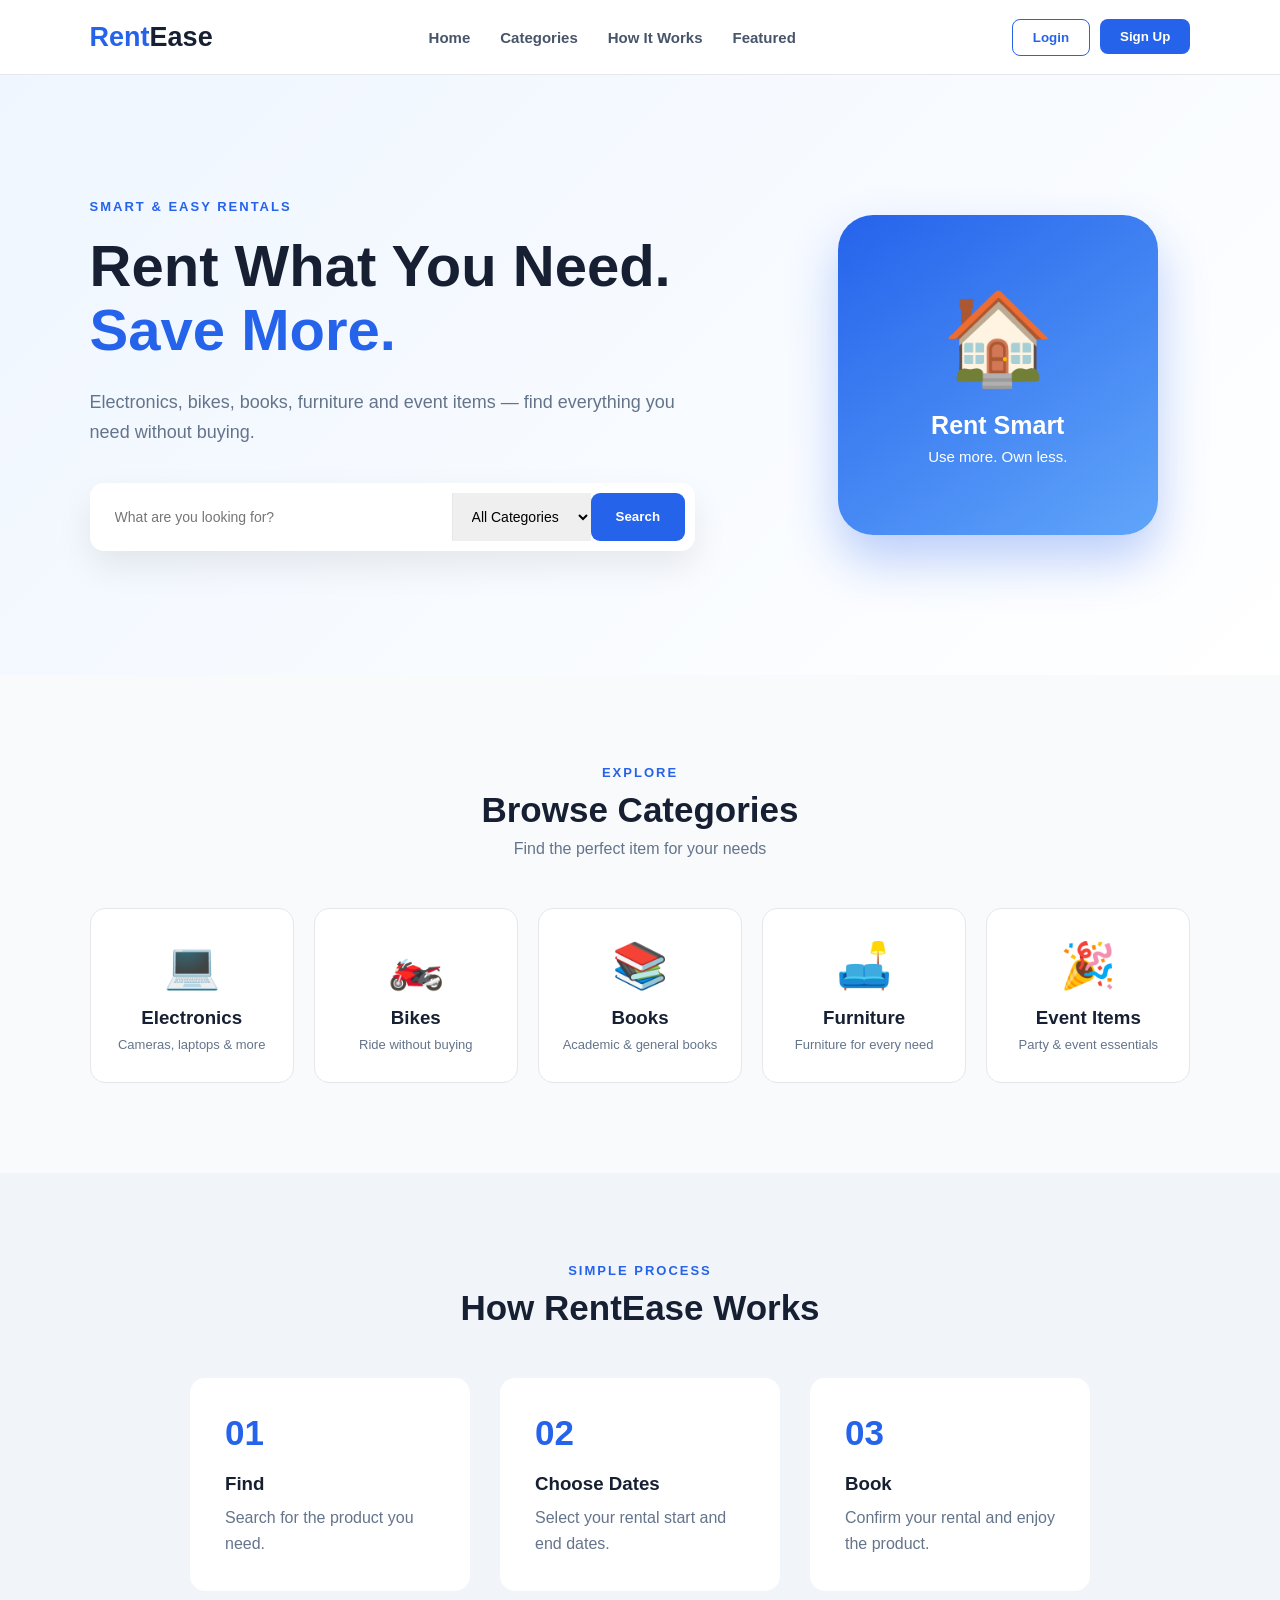
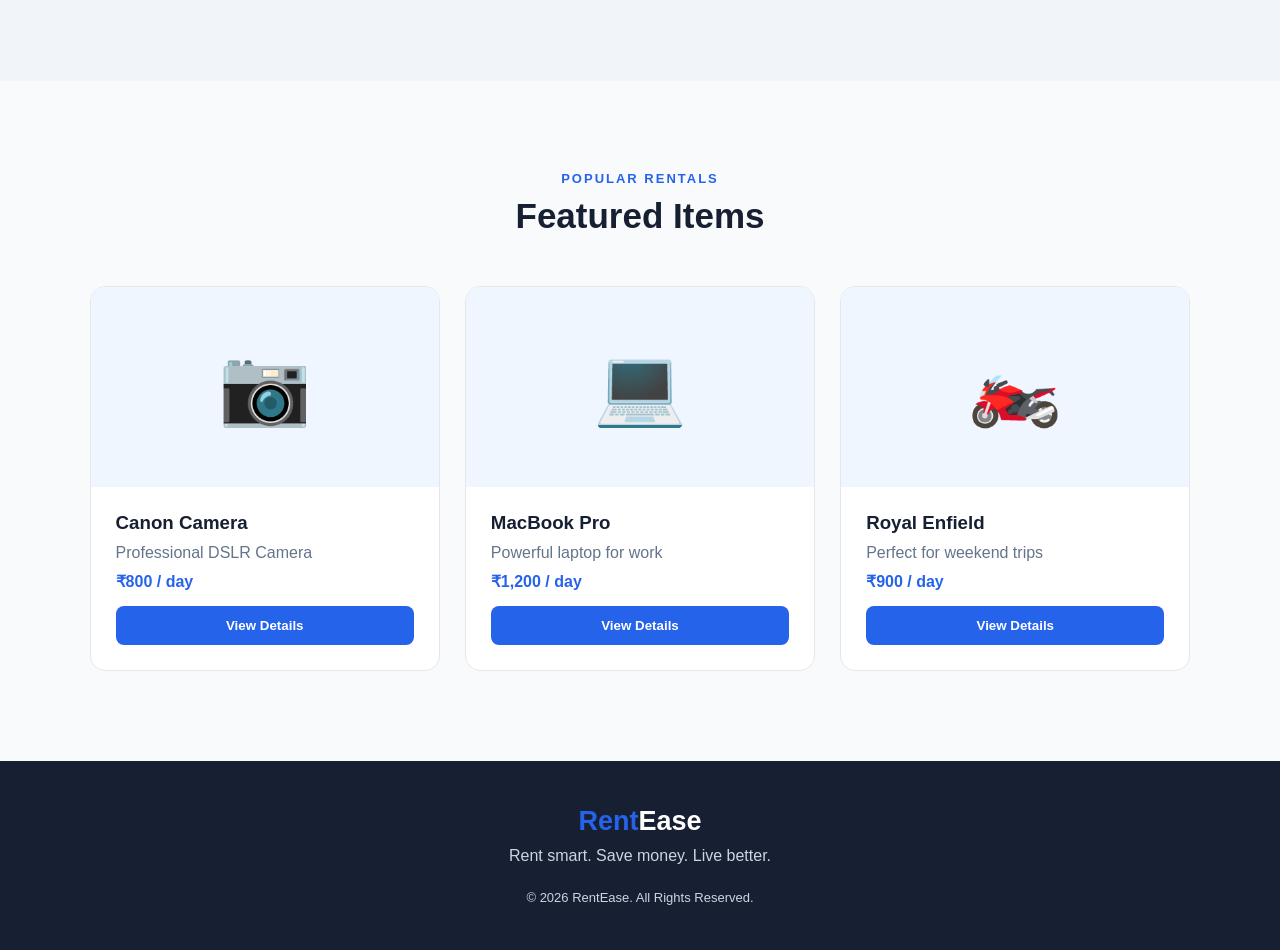
<file: E Commernce website/index.html>
<!DOCTYPE html>
<html lang="en">
<head>
    <meta charset="UTF-8">
    <meta name="viewport" content="width=device-width, initial-scale=1.0">

    <title>RentEase | Rent Anything, Anytime</title>

    <link rel="stylesheet" href="css/style.css">
</head>

<!-- Navbar -->
<header class="navbar">

    <div class="logo">
        <span>Rent</span>Ease
    </div>

    <nav>
        <a href="index.html">Home</a>
        <a href="#categories">Categories</a>
        <a href="#how-it-works">How It Works</a>
        <a href="#featured">Featured</a>
    </nav>

    <div class="nav-buttons">

        <a href="login.html">
            <button class="login-btn">Login</button>
        </a>

        <a href="register.html">
            <button class="signup-btn">Sign Up</button>
        </a>

    </div>

</header>

    <!-- Hero Section -->
    <section class="hero">

        <div class="hero-content">

            <p class="small-title">SMART & EASY RENTALS</p>

            <h1>
                Rent What You Need.<br>
                <span>Save More.</span>
            </h1>

            <p class="hero-text">
                Electronics, bikes, books, furniture and event items —
                find everything you need without buying.
            </p>

            <!-- Search -->
            <div class="search-box">

                <input
                    type="text"
                    id="searchInput"
                    placeholder="What are you looking for?"
                >

                <select id="categorySelect">
                    <option value="">All Categories</option>
                    <option value="electronics">Electronics</option>
                    <option value="bikes">Bikes</option>
                    <option value="books">Books</option>
                    <option value="furniture">Furniture</option>
                    <option value="events">Event Items</option>
                </select>

                <button onclick="searchProducts()">
                    Search
                </button>

            </div>

        </div>

        <div class="hero-image">
            <div class="image-card">
                🏠
                <h3>Rent Smart</h3>
                <p>Use more. Own less.</p>
            </div>
        </div>

    </section>


    <!-- Categories -->
    <section class="categories" id="categories">

        <div class="section-heading">
            <p>EXPLORE</p>
            <h2>Browse Categories</h2>
            <span>Find the perfect item for your needs</span>
        </div>

        <div class="category-container">

            <div class="category-card">
                <div class="category-icon">💻</div>
                <h3>Electronics</h3>
                <p>Cameras, laptops & more</p>
            </div>

            <div class="category-card">
                <div class="category-icon">🏍️</div>
                <h3>Bikes</h3>
                <p>Ride without buying</p>
            </div>

            <div class="category-card">
                <div class="category-icon">📚</div>
                <h3>Books</h3>
                <p>Academic & general books</p>
            </div>

            <div class="category-card">
                <div class="category-icon">🛋️</div>
                <h3>Furniture</h3>
                <p>Furniture for every need</p>
            </div>

            <div class="category-card">
                <div class="category-icon">🎉</div>
                <h3>Event Items</h3>
                <p>Party & event essentials</p>
            </div>

        </div>

    </section>


    <!-- How It Works -->
    <section class="how-it-works" id="how-it-works">

        <div class="section-heading">
            <p>SIMPLE PROCESS</p>
            <h2>How RentEase Works</h2>
        </div>

        <div class="steps">

            <div class="step">
                <div class="step-number">01</div>
                <h3>Find</h3>
                <p>Search for the product you need.</p>
            </div>

            <div class="step">
                <div class="step-number">02</div>
                <h3>Choose Dates</h3>
                <p>Select your rental start and end dates.</p>
            </div>

            <div class="step">
                <div class="step-number">03</div>
                <h3>Book</h3>
                <p>Confirm your rental and enjoy the product.</p>
            </div>

        </div>

    </section>


    <!-- Featured -->
    <section class="featured" id="featured">

        <div class="section-heading">
            <p>POPULAR RENTALS</p>
            <h2>Featured Items</h2>
        </div>

        <div class="product-container">

            <div class="product-card">
                <div class="product-image">📷</div>
                <div class="product-info">
                    <h3>Canon Camera</h3>
                    <p>Professional DSLR Camera</p>
                    <strong>₹800 / day</strong>
                    <button>View Details</button>
                </div>
            </div>

            <div class="product-card">
                <div class="product-image">💻</div>
                <div class="product-info">
                    <h3>MacBook Pro</h3>
                    <p>Powerful laptop for work</p>
                    <strong>₹1,200 / day</strong>
                    <button>View Details</button>
                </div>
            </div>

            <div class="product-card">
                <div class="product-image">🏍️</div>
                <div class="product-info">
                    <h3>Royal Enfield</h3>
                    <p>Perfect for weekend trips</p>
                    <strong>₹900 / day</strong>
                    <button>View Details</button>
                </div>
            </div>

        </div>

    </section>


    <!-- Footer -->
    <footer>

        <div class="footer-logo">
            <span>Rent</span>Ease
        </div>

        <p>
            Rent smart. Save money. Live better.
        </p>

        <p class="copyright">
            © 2026 RentEase. All Rights Reserved.
        </p>

    </footer>



    <script src="js/app.js"></script>

</body>
</html>
</file>
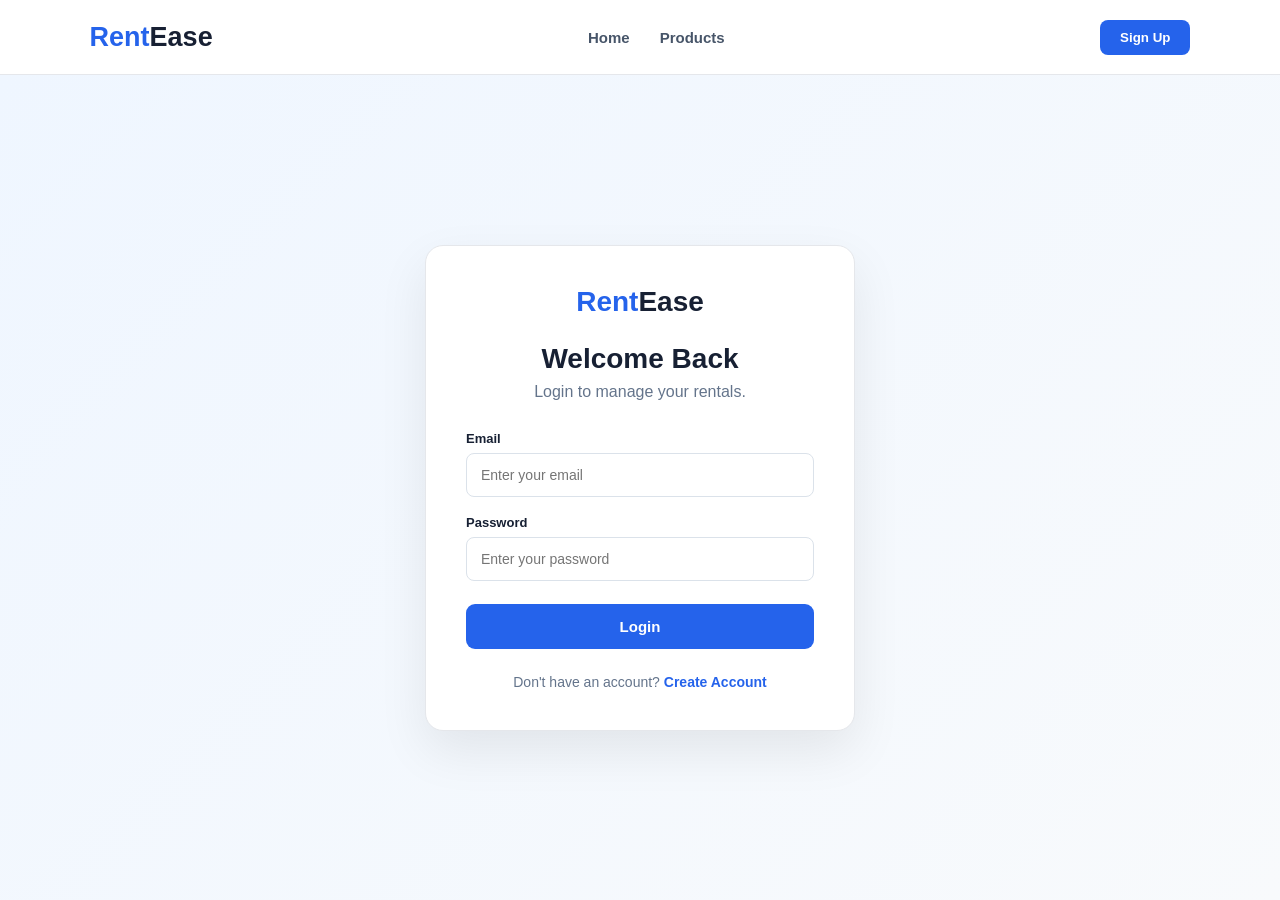
<file: E Commernce website/login.html>
<!DOCTYPE html>
<html lang="en">
<head>
    <meta charset="UTF-8">
    <meta name="viewport" content="width=device-width, initial-scale=1.0">

    <title>RentEase | Login</title>

    <link rel="stylesheet" href="css/style.css">
    <link rel="stylesheet" href="css/auth.css">
</head>

<body>

<header class="navbar">

    <div class="logo">
        <span>Rent</span>Ease
    </div>

    <nav>
        <a href="index.html">Home</a>
        <a href="products.html">Products</a>
    </nav>

    <div class="nav-buttons">
        <a href="register.html">
            <button class="signup-btn">Sign Up</button>
        </a>
    </div>

</header>


<main class="auth-page">

    <div class="auth-card">

        <div class="auth-logo">
            <span>Rent</span>Ease
        </div>

        <h1>Welcome Back</h1>

        <p class="auth-subtitle">
            Login to manage your rentals.
        </p>


        <form id="loginForm">

            <label>Email</label>

            <input
                type="email"
                id="loginEmail"
                placeholder="Enter your email"
                required
            >


            <label>Password</label>

            <input
                type="password"
                id="loginPassword"
                placeholder="Enter your password"
                required
            >


            <button type="submit" class="auth-btn">
                Login
            </button>

        </form>


        <p class="switch-auth">
            Don't have an account?
            <a href="register.html">Create Account</a>
        </p>

    </div>

</main>


<script src="js/auth.js"></script>

</body>
</html>
</file>
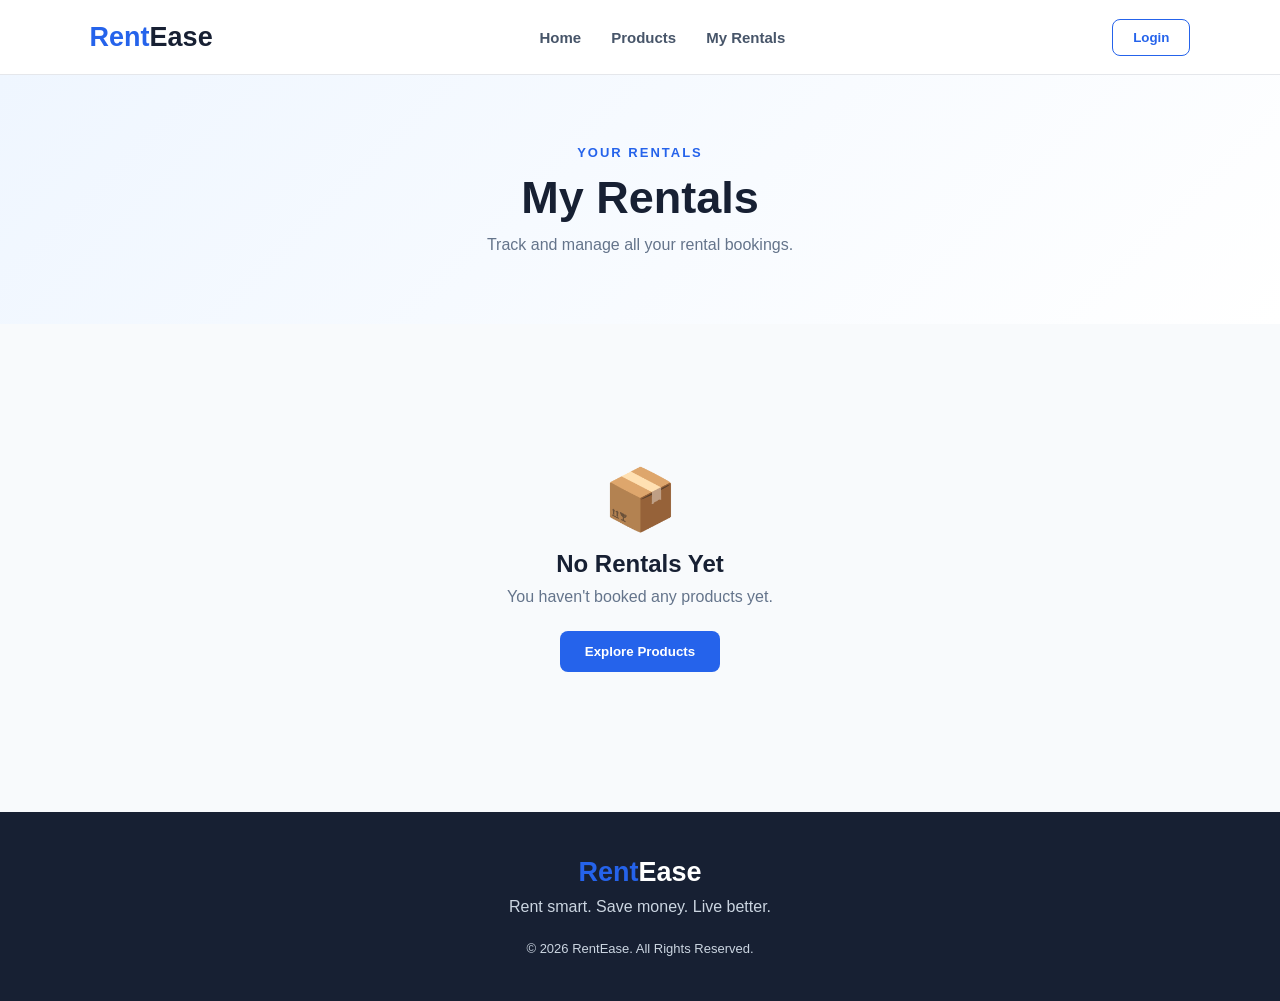
<file: E Commernce website/my-rentals.html>
<!DOCTYPE html>
<html lang="en">

<head>

    <meta charset="UTF-8">

    <meta
        name="viewport"
        content="width=device-width, initial-scale=1.0"
    >

    <title>RentEase | My Rentals</title>

    <link rel="stylesheet" href="css/style.css">
    <link rel="stylesheet" href="css/rentals.css">

</head>

<body>

<header class="navbar">

    <div class="logo">
        <span>Rent</span>Ease
    </div>

    <nav>
        <a href="index.html">Home</a>
        <a href="products.html">Products</a>
        <a href="my-rentals.html">My Rentals</a>
    </nav>

    <div class="nav-buttons">

        <a href="login.html">
            <button class="login-btn">
                Login
            </button>
        </a>

    </div>

</header>


<section class="rentals-header">

    <p>YOUR RENTALS</p>

    <h1>My Rentals</h1>

    <span>
        Track and manage all your rental bookings.
    </span>

</section>


<main class="rentals-container">

    <div id="rentalList"></div>

    <div id="emptyRentals" class="empty-rentals">

        <div>📦</div>

        <h2>No Rentals Yet</h2>

        <p>
            You haven't booked any products yet.
        </p>

        <a href="products.html">
            <button>
                Explore Products
            </button>
        </a>

    </div>

</main>


<footer>

    <div class="footer-logo">
        <span>Rent</span>Ease
    </div>

    <p>
        Rent smart. Save money. Live better.
    </p>

    <p class="copyright">
        © 2026 RentEase. All Rights Reserved.
    </p>

</footer>


<script src="js/rentals.js"></script>

</body>

</html>
</file>
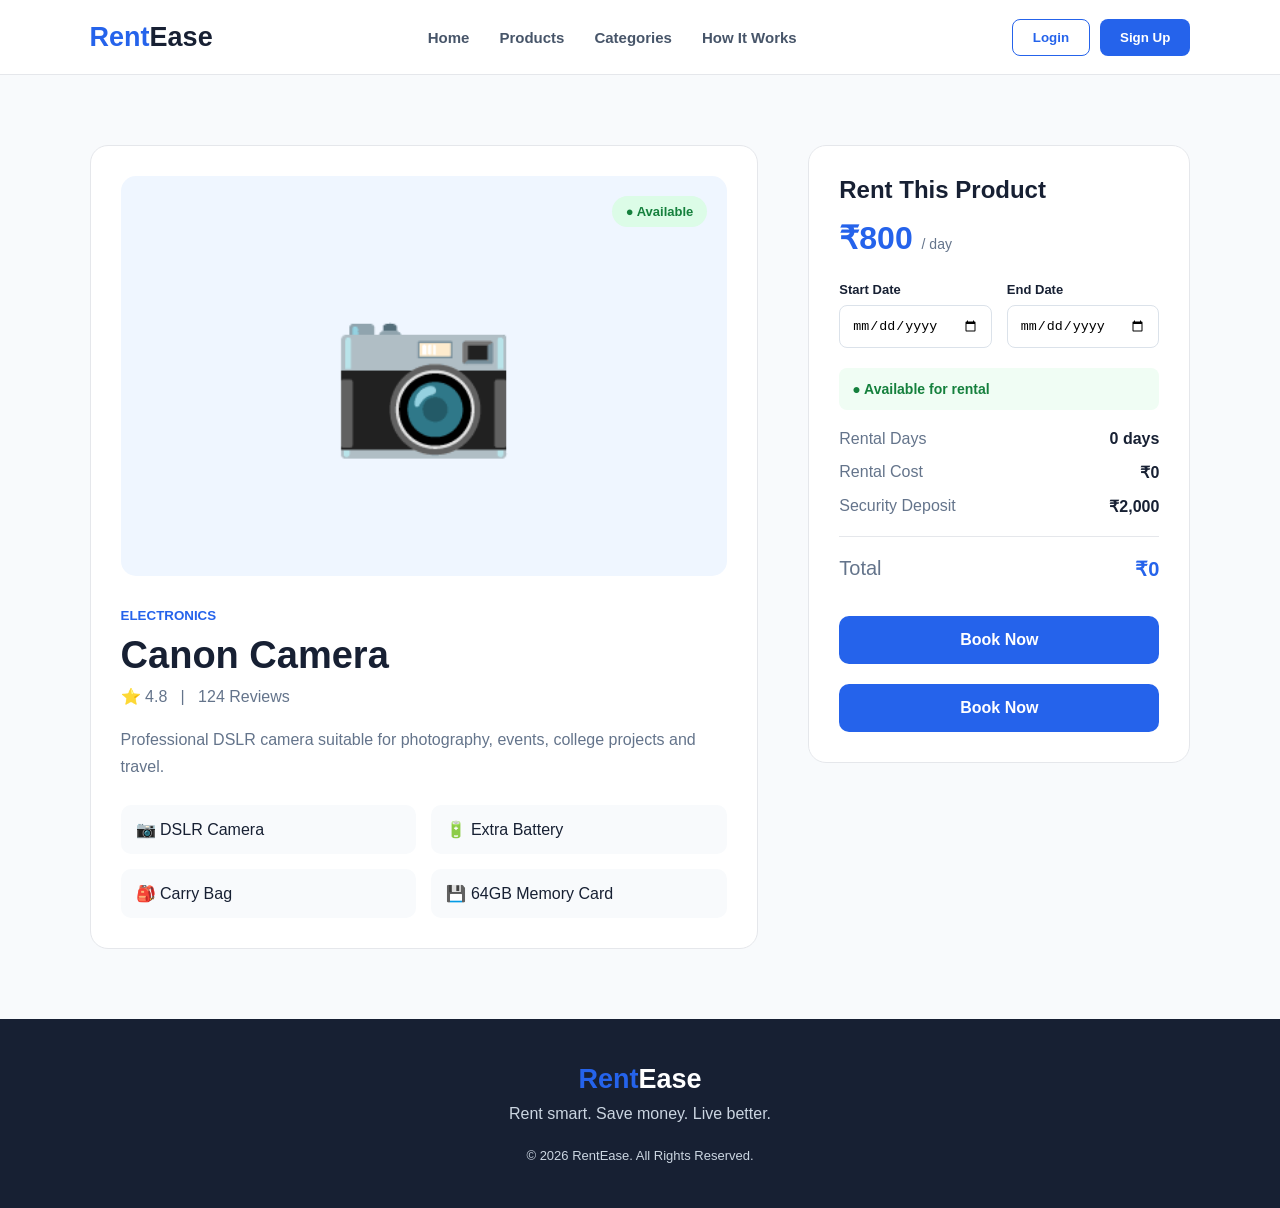
<file: E Commernce website/product -details.html>
<!DOCTYPE html>
<html lang="en">
<head>
    <meta charset="UTF-8">
    <meta name="viewport" content="width=device-width, initial-scale=1.0">

    <title>RentEase | Product Details</title>

    <link rel="stylesheet" href="css/style.css">
    <link rel="stylesheet" href="css/details.css">
</head>

<body>

<header class="navbar">

    <div class="logo">
        <span>Rent</span>Ease
    </div>

    <nav>
        <a href="index.html">Home</a>
        <a href="products.html">Products</a>
        <a href="index.html#categories">Categories</a>
        <a href="index.html#how-it-works">How It Works</a>
    </nav>

    <div class="nav-buttons">
        <button class="login-btn">Login</button>
        <button class="signup-btn">Sign Up</button>
    </div>

</header>


<main class="details-container">

    <!-- Product -->
    <section class="product-preview">

        <div class="large-product-image">
            📷

            <span class="stock">
                ● Available
            </span>
        </div>

        <div class="product-description">

            <small>Electronics</small>

            <h1>Canon Camera</h1>

            <p class="rating">
                ⭐ 4.8 &nbsp; | &nbsp; 124 Reviews
            </p>

            <p>
                Professional DSLR camera suitable for photography,
                events, college projects and travel.
            </p>

            <div class="features">

                <div>📷 DSLR Camera</div>
                <div>🔋 Extra Battery</div>
                <div>🎒 Carry Bag</div>
                <div>💾 64GB Memory Card</div>

            </div>

        </div>

    </section>


    <!-- Rental Box -->
    <section class="rental-box">

        <h2>Rent This Product</h2>

        <div class="price-display">
            ₹800 <span>/ day</span>
        </div>

        <div class="date-row">

            <div>
                <label>Start Date</label>

                <input
                    type="date"
                    id="startDate"
                    onchange="calculateRental()"
                >
            </div>

            <div>
                <label>End Date</label>

                <input
                    type="date"
                    id="endDate"
                    onchange="calculateRental()"
                >
            </div>

        </div>


        <div class="availability">
            <span>●</span>
            Available for rental
        </div>


        <div class="calculation">

            <div>
                <span>Rental Days</span>
                <strong id="rentalDays">0 days</strong>
            </div>

            <div>
                <span>Rental Cost</span>
                <strong id="rentalCost">₹0</strong>
            </div>

            <div>
                <span>Security Deposit</span>
                <strong id="deposit">₹2,000</strong>
            </div>

            <hr>

            <div class="total">
                <span>Total</span>
                <strong id="totalAmount">₹0</strong>
            </div>

        </div>


        <button
            class="book-btn"
            onclick="bookProduct()">
            Book Now
        </button>

        <button class="book-btn" onclick="bookProduct()">
    Book Now
        </button>

    </section>

</main>


<footer>

    <div class="footer-logo">
        <span>Rent</span>Ease
    </div>

    <p>Rent smart. Save money. Live better.</p>

    <p class="copyright">
        © 2026 RentEase. All Rights Reserved.
    </p>

</footer>


<script src="js/details.js"></script>

</body>
</html>
</file>
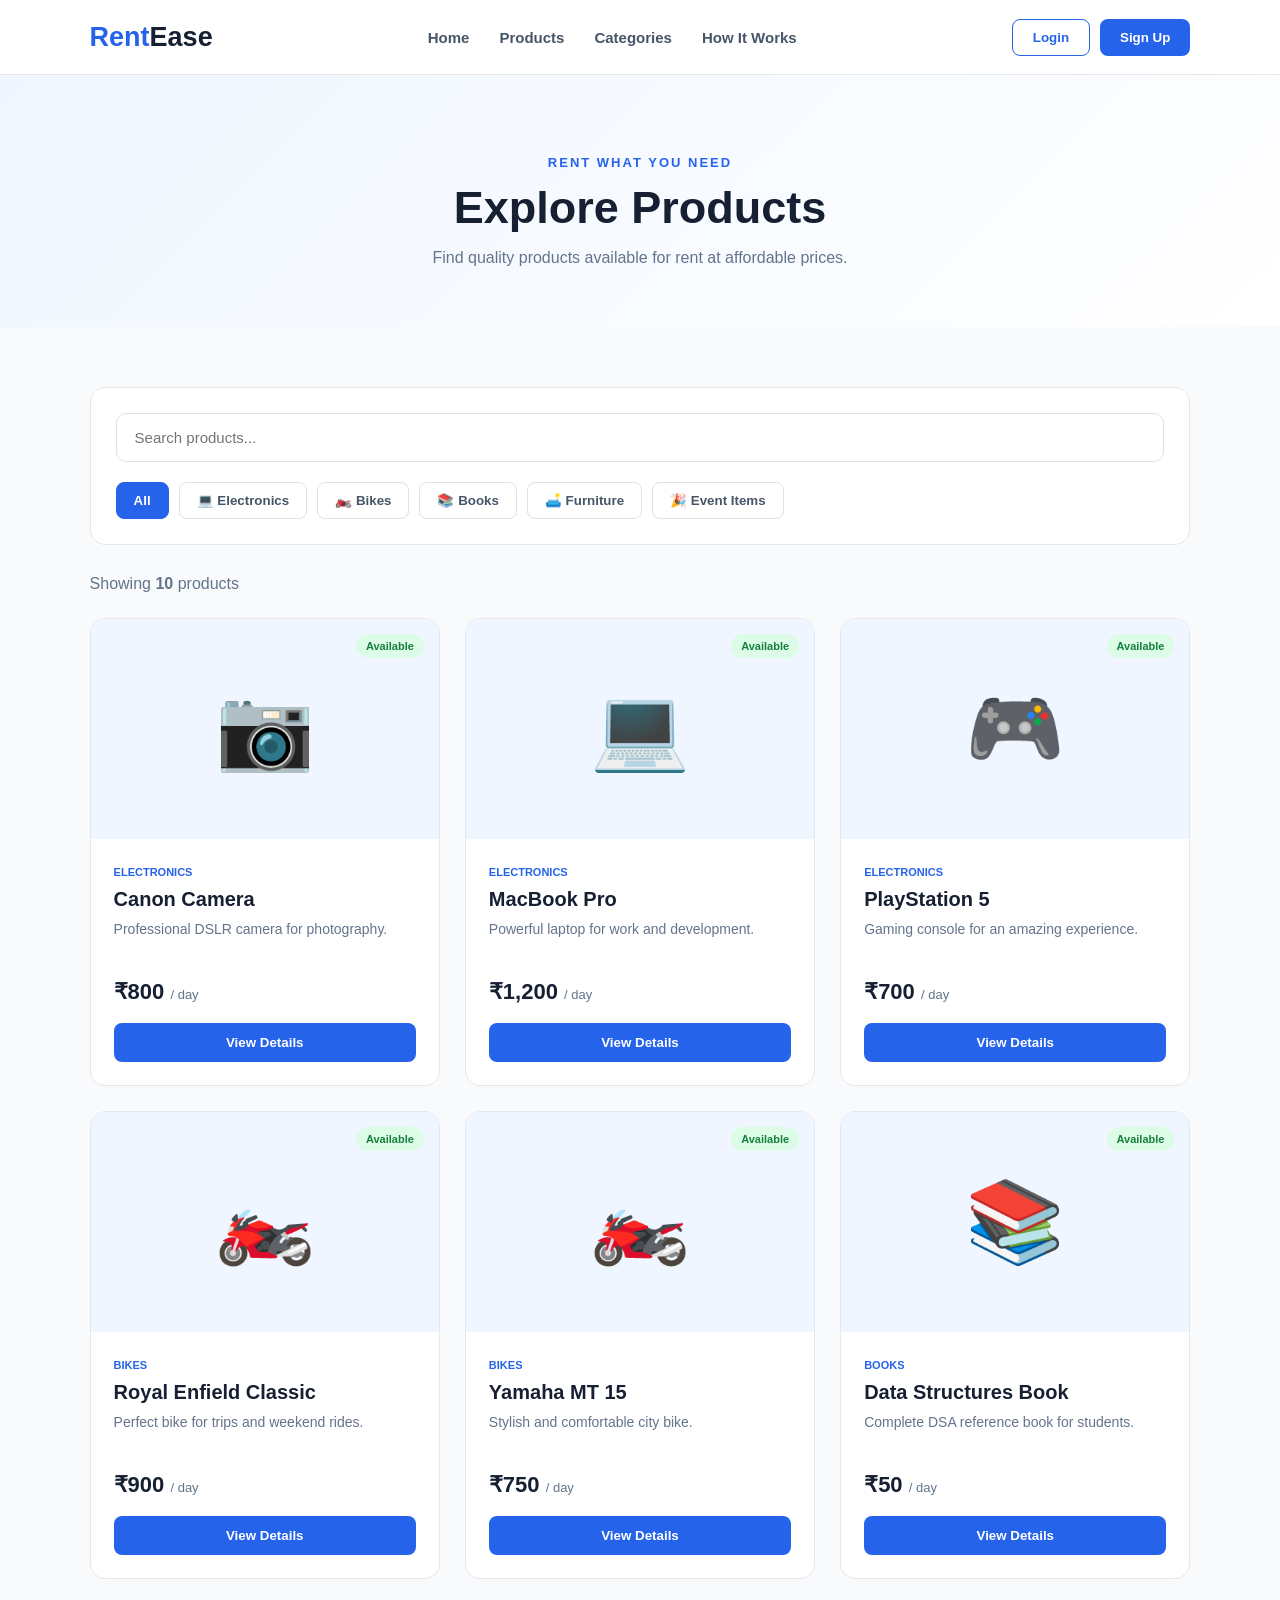
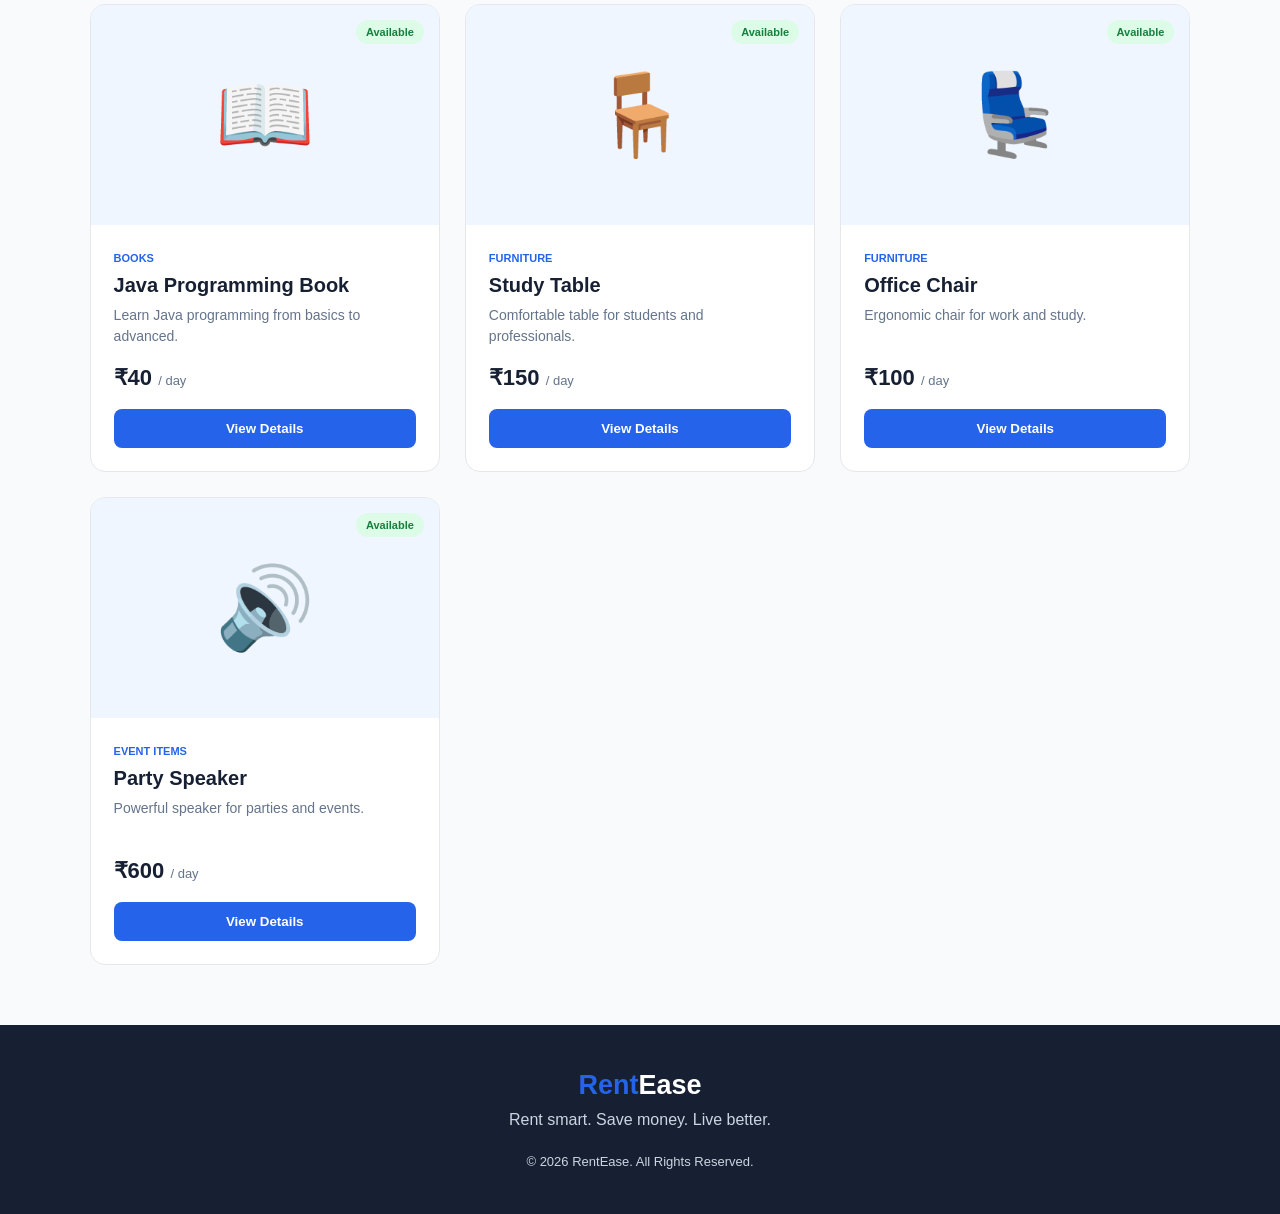
<file: E Commernce website/products.html>
<!DOCTYPE html>
<html lang="en">
<head>
    <meta charset="UTF-8">
    <meta name="viewport" content="width=device-width, initial-scale=1.0">

    <title>RentEase | Products</title>

    <link rel="stylesheet" href="css/style.css">
    <link rel="stylesheet" href="css/products.css">
</head>

<body>

    <!-- Navbar -->
    <header class="navbar">

        <div class="logo">
            <span>Rent</span>Ease
        </div>

        <nav>
            <a href="index.html">Home</a>
            <a href="products.html" class="active">Products</a>
            <a href="index.html#categories">Categories</a>
            <a href="index.html#how-it-works">How It Works</a>
        </nav>

        <div class="nav-buttons">
            <button class="login-btn">Login</button>
            <button class="signup-btn">Sign Up</button>
        </div>

    </header>


    <!-- Page Header -->
    <section class="products-header">

        <p>RENT WHAT YOU NEED</p>

        <h1>Explore Products</h1>

        <span>
            Find quality products available for rent at affordable prices.
        </span>

    </section>


    <!-- Products Section -->
    <main class="products-section">

        <!-- Filter Area -->
        <div class="filter-bar">

            <div class="search-product">

                <input
                    type="text"
                    id="productSearch"
                    placeholder="Search products..."
                    onkeyup="filterProducts()"
                >

            </div>


            <div class="filter-buttons">

                <button
                    class="filter-btn active"
                    onclick="setCategory('all', this)">
                    All
                </button>

                <button
                    class="filter-btn"
                    onclick="setCategory('electronics', this)">
                    💻 Electronics
                </button>

                <button
                    class="filter-btn"
                    onclick="setCategory('bikes', this)">
                    🏍️ Bikes
                </button>

                <button
                    class="filter-btn"
                    onclick="setCategory('books', this)">
                    📚 Books
                </button>

                <button
                    class="filter-btn"
                    onclick="setCategory('furniture', this)">
                    🛋️ Furniture
                </button>

                <button
                    class="filter-btn"
                    onclick="setCategory('events', this)">
                    🎉 Event Items
                </button>

            </div>

        </div>


        <!-- Product Count -->
        <div class="result-info">
            <p>
                Showing <strong id="productCount">10</strong> products
            </p>
        </div>


        <!-- Product Grid -->
        <div class="products-grid" id="productsGrid">


            <!-- Product 1 -->
            <div
                class="product-card"
                data-category="electronics"
                data-name="Canon Camera"
            >

                <div class="product-img">
                    📷
                    <span class="available">Available</span>
                </div>

                <div class="product-details">

                    <small>Electronics</small>

                    <h3>Canon Camera</h3>

                    <p>
                        Professional DSLR camera for photography.
                    </p>

                    <div class="price">
                        ₹800 <span>/ day</span>
                    </div>

                    <button onclick="viewProduct('Canon Camera')">
                        View Details
                    </button>

                </div>

            </div>


            <!-- Product 2 -->
            <div
                class="product-card"
                data-category="electronics"
                data-name="MacBook Pro"
            >

                <div class="product-img">
                    💻
                    <span class="available">Available</span>
                </div>

                <div class="product-details">

                    <small>Electronics</small>

                    <h3>MacBook Pro</h3>

                    <p>
                        Powerful laptop for work and development.
                    </p>

                    <div class="price">
                        ₹1,200 <span>/ day</span>
                    </div>

                    <button onclick="viewProduct('MacBook Pro')">
                        View Details
                    </button>

                </div>

            </div>


            <!-- Product 3 -->
            <div
                class="product-card"
                data-category="electronics"
                data-name="Sony PlayStation 5"
            >

                <div class="product-img">
                    🎮
                    <span class="available">Available</span>
                </div>

                <div class="product-details">

                    <small>Electronics</small>

                    <h3>PlayStation 5</h3>

                    <p>
                        Gaming console for an amazing experience.
                    </p>

                    <div class="price">
                        ₹700 <span>/ day</span>
                    </div>

                    <button onclick="viewProduct('PlayStation 5')">
                        View Details
                    </button>

                </div>

            </div>


            <!-- Product 4 -->
            <div
                class="product-card"
                data-category="bikes"
                data-name="Royal Enfield Classic"
            >

                <div class="product-img">
                    🏍️
                    <span class="available">Available</span>
                </div>

                <div class="product-details">

                    <small>Bikes</small>

                    <h3>Royal Enfield Classic</h3>

                    <p>
                        Perfect bike for trips and weekend rides.
                    </p>

                    <div class="price">
                        ₹900 <span>/ day</span>
                    </div>

                    <button onclick="viewProduct('Royal Enfield Classic')">
                        View Details
                    </button>

                </div>

            </div>


            <!-- Product 5 -->
            <div
                class="product-card"
                data-category="bikes"
                data-name="Yamaha MT 15"
            >

                <div class="product-img">
                    🏍️
                    <span class="available">Available</span>
                </div>

                <div class="product-details">

                    <small>Bikes</small>

                    <h3>Yamaha MT 15</h3>

                    <p>
                        Stylish and comfortable city bike.
                    </p>

                    <div class="price">
                        ₹750 <span>/ day</span>
                    </div>

                    <button onclick="viewProduct('Yamaha MT 15')">
                        View Details
                    </button>

                </div>

            </div>


            <!-- Product 6 -->
            <div
                class="product-card"
                data-category="books"
                data-name="Data Structures Book"
            >

                <div class="product-img">
                    📚
                    <span class="available">Available</span>
                </div>

                <div class="product-details">

                    <small>Books</small>

                    <h3>Data Structures Book</h3>

                    <p>
                        Complete DSA reference book for students.
                    </p>

                    <div class="price">
                        ₹50 <span>/ day</span>
                    </div>

                    <button onclick="viewProduct('Data Structures Book')">
                        View Details
                    </button>

                </div>

            </div>


            <!-- Product 7 -->
            <div
                class="product-card"
                data-category="books"
                data-name="Java Programming Book"
            >

                <div class="product-img">
                    📖
                    <span class="available">Available</span>
                </div>

                <div class="product-details">

                    <small>Books</small>

                    <h3>Java Programming Book</h3>

                    <p>
                        Learn Java programming from basics to advanced.
                    </p>

                    <div class="price">
                        ₹40 <span>/ day</span>
                    </div>

                    <button onclick="viewProduct('Java Programming Book')">
                        View Details
                    </button>

                </div>

            </div>


            <!-- Product 8 -->
            <div
                class="product-card"
                data-category="furniture"
                data-name="Study Table"
            >

                <div class="product-img">
                    🪑
                    <span class="available">Available</span>
                </div>

                <div class="product-details">

                    <small>Furniture</small>

                    <h3>Study Table</h3>

                    <p>
                        Comfortable table for students and professionals.
                    </p>

                    <div class="price">
                        ₹150 <span>/ day</span>
                    </div>

                    <button onclick="viewProduct('Study Table')">
                        View Details
                    </button>

                </div>

            </div>


            <!-- Product 9 -->
            <div
                class="product-card"
                data-category="furniture"
                data-name="Office Chair"
            >

                <div class="product-img">
                    💺
                    <span class="available">Available</span>
                </div>

                <div class="product-details">

                    <small>Furniture</small>

                    <h3>Office Chair</h3>

                    <p>
                        Ergonomic chair for work and study.
                    </p>

                    <div class="price">
                        ₹100 <span>/ day</span>
                    </div>

                    <button onclick="viewProduct('Office Chair')">
                        View Details
                    </button>

                </div>

            </div>


            <!-- Product 10 -->
            <div
                class="product-card"
                data-category="events"
                data-name="Party Speaker"
            >

                <div class="product-img">
                    🔊
                    <span class="available">Available</span>
                </div>

                <div class="product-details">

                    <small>Event Items</small>

                    <h3>Party Speaker</h3>

                    <p>
                        Powerful speaker for parties and events.
                    </p>

                    <div class="price">
                        ₹600 <span>/ day</span>
                    </div>

                    <button onclick="viewProduct('Party Speaker')">
                        View Details
                    </button>

                </div>

            </div>


        </div>


        <!-- No Result -->
        <div id="noResults" class="no-results">

            <div>🔍</div>

            <h2>No products found</h2>

            <p>
                Try another product or category.
            </p>

        </div>

    </main>


    <!-- Footer -->
    <footer>

        <div class="footer-logo">
            <span>Rent</span>Ease
        </div>

        <p>Rent smart. Save money. Live better.</p>

        <p class="copyright">
            © 2026 RentEase. All Rights Reserved.
        </p>

    </footer>


    <script src="js/products.js"></script>

</body>
</html>
</file>
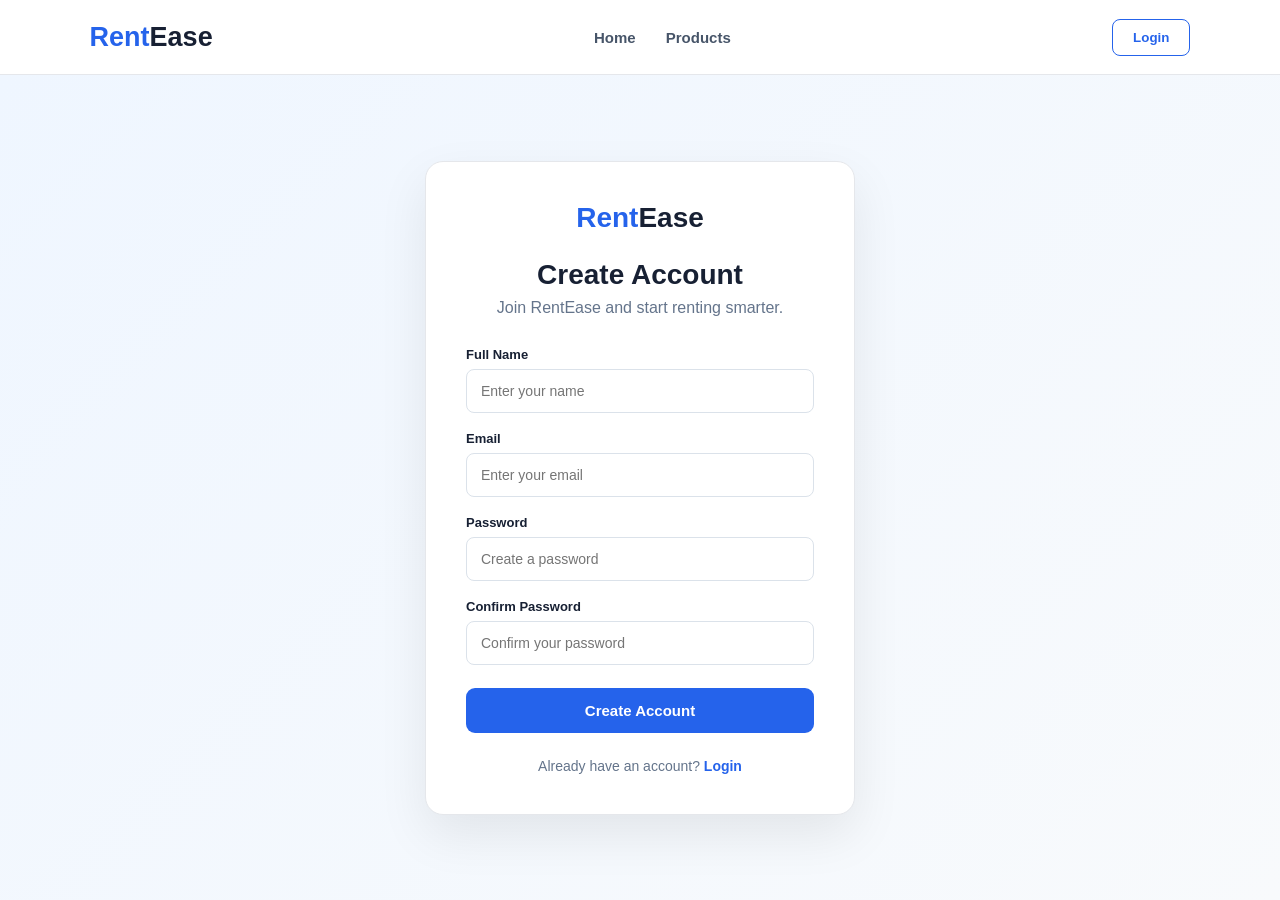
<file: E Commernce website/register.html>
<!DOCTYPE html>
<html lang="en">
<head>
    <meta charset="UTF-8">
    <meta name="viewport" content="width=device-width, initial-scale=1.0">

    <title>RentEase | Register</title>

    <link rel="stylesheet" href="css/style.css">
    <link rel="stylesheet" href="css/auth.css">
</head>

<body>

<header class="navbar">

    <div class="logo">
        <span>Rent</span>Ease
    </div>

    <nav>
        <a href="index.html">Home</a>
        <a href="products.html">Products</a>
    </nav>

    <div class="nav-buttons">
        <a href="login.html">
            <button class="login-btn">Login</button>
        </a>
    </div>

</header>


<main class="auth-page">

    <div class="auth-card">

        <div class="auth-logo">
            <span>Rent</span>Ease
        </div>

        <h1>Create Account</h1>

        <p class="auth-subtitle">
            Join RentEase and start renting smarter.
        </p>


        <form id="registerForm">

            <label>Full Name</label>

            <input
                type="text"
                id="registerName"
                placeholder="Enter your name"
                required
            >


            <label>Email</label>

            <input
                type="email"
                id="registerEmail"
                placeholder="Enter your email"
                required
            >


            <label>Password</label>

            <input
                type="password"
                id="registerPassword"
                placeholder="Create a password"
                required
            >


            <label>Confirm Password</label>

            <input
                type="password"
                id="confirmPassword"
                placeholder="Confirm your password"
                required
            >


            <button type="submit" class="auth-btn">
                Create Account
            </button>

        </form>


        <p class="switch-auth">
            Already have an account?
            <a href="login.html">Login</a>
        </p>

    </div>

</main>


<script src="js/auth.js"></script>

</body>
</html>
</file>
<file: E Commernce website/css/style.css>
* {
    margin: 0;
    padding: 0;
    box-sizing: border-box;
}

html {
    scroll-behavior: smooth;
}

body {
    font-family: Arial, sans-serif;
    background: #f8fafc;
    color: #172033;
}


/* ================= NAVBAR ================= */

.navbar {
    height: 75px;
    padding: 0 7%;
    display: flex;
    align-items: center;
    justify-content: space-between;
    background: white;
    position: sticky;
    top: 0;
    z-index: 1000;
    border-bottom: 1px solid #e5e7eb;
}

.logo {
    font-size: 27px;
    font-weight: 800;
}

.logo span,
.footer-logo span {
    color: #2563eb;
}

.navbar nav {
    display: flex;
    gap: 30px;
}

.navbar nav a {
    text-decoration: none;
    color: #475569;
    font-size: 15px;
    font-weight: 600;
    transition: 0.3s;
}

.navbar nav a:hover {
    color: #2563eb;
}

.nav-buttons {
    display: flex;
    gap: 10px;
}

.login-btn,
.signup-btn {
    padding: 10px 20px;
    border-radius: 8px;
    cursor: pointer;
    font-weight: 600;
}

.login-btn {
    background: white;
    border: 1px solid #2563eb;
    color: #2563eb;
}

.signup-btn {
    background: #2563eb;
    border: none;
    color: white;
}


/* ================= HERO ================= */

.hero {
    min-height: 600px;
    padding: 80px 7%;
    display: flex;
    align-items: center;
    justify-content: space-between;
    background: linear-gradient(135deg, #eff6ff, #ffffff);
}

.hero-content {
    width: 55%;
}

.small-title {
    color: #2563eb;
    font-weight: 700;
    letter-spacing: 2px;
    font-size: 13px;
    margin-bottom: 20px;
}

.hero h1 {
    font-size: 58px;
    line-height: 1.1;
    margin-bottom: 25px;
}

.hero h1 span {
    color: #2563eb;
}

.hero-text {
    max-width: 600px;
    color: #64748b;
    font-size: 18px;
    line-height: 1.7;
    margin-bottom: 35px;
}


/* SEARCH */

.search-box {
    background: white;
    padding: 10px;
    border-radius: 14px;
    display: flex;
    max-width: 700px;
    box-shadow: 0 15px 35px rgba(0, 0, 0, 0.08);
}

.search-box input,
.search-box select {
    border: none;
    outline: none;
    padding: 15px;
    font-size: 14px;
}

.search-box input {
    flex: 1;
}

.search-box select {
    border-left: 1px solid #e5e7eb;
}

.search-box button {
    border: none;
    background: #2563eb;
    color: white;
    padding: 0 25px;
    border-radius: 9px;
    cursor: pointer;
    font-weight: 700;
}


/* HERO CARD */

.hero-image {
    width: 35%;
    display: flex;
    justify-content: center;
}

.image-card {
    width: 320px;
    height: 320px;
    border-radius: 35px;
    background: linear-gradient(145deg, #2563eb, #60a5fa);
    color: white;
    display: flex;
    flex-direction: column;
    justify-content: center;
    align-items: center;
    font-size: 90px;
    box-shadow: 0 25px 50px rgba(37, 99, 235, 0.3);
}

.image-card h3 {
    font-size: 25px;
    margin-top: 20px;
}

.image-card p {
    font-size: 15px;
    margin-top: 8px;
}


/* ================= SECTIONS ================= */

.categories,
.how-it-works,
.featured {
    padding: 90px 7%;
}

.section-heading {
    text-align: center;
    margin-bottom: 50px;
}

.section-heading p {
    color: #2563eb;
    font-size: 13px;
    font-weight: 700;
    letter-spacing: 2px;
    margin-bottom: 10px;
}

.section-heading h2 {
    font-size: 35px;
    margin-bottom: 10px;
}

.section-heading span {
    color: #64748b;
}


/* ================= CATEGORY ================= */

.category-container {
    display: grid;
    grid-template-columns: repeat(5, 1fr);
    gap: 20px;
}

.category-card {
    background: white;
    padding: 30px 15px;
    text-align: center;
    border-radius: 15px;
    border: 1px solid #e5e7eb;
    transition: 0.3s;
}

.category-card:hover {
    transform: translateY(-8px);
    box-shadow: 0 15px 30px rgba(0, 0, 0, 0.08);
}

.category-icon {
    font-size: 45px;
    margin-bottom: 15px;
}

.category-card h3 {
    margin-bottom: 8px;
}

.category-card p {
    font-size: 13px;
    color: #64748b;
}


/* ================= HOW IT WORKS ================= */

.how-it-works {
    background: #f1f5f9;
}

.steps {
    display: grid;
    grid-template-columns: repeat(3, 1fr);
    gap: 30px;
    max-width: 900px;
    margin: auto;
}

.step {
    background: white;
    padding: 35px;
    border-radius: 15px;
}

.step-number {
    font-size: 35px;
    font-weight: 800;
    color: #2563eb;
    margin-bottom: 20px;
}

.step h3 {
    margin-bottom: 10px;
}

.step p {
    color: #64748b;
    line-height: 1.6;
}


/* ================= PRODUCTS ================= */

.product-container {
    display: grid;
    grid-template-columns: repeat(3, 1fr);
    gap: 25px;
}

.product-card {
    background: white;
    border-radius: 15px;
    overflow: hidden;
    border: 1px solid #e5e7eb;
    transition: 0.3s;
}

.product-card:hover {
    transform: translateY(-7px);
    box-shadow: 0 15px 30px rgba(0, 0, 0, 0.08);
}

.product-image {
    height: 200px;
    background: #eff6ff;
    display: flex;
    align-items: center;
    justify-content: center;
    font-size: 75px;
}

.product-info {
    padding: 25px;
}

.product-info p {
    color: #64748b;
    margin: 10px 0;
}

.product-info strong {
    color: #2563eb;
    display: block;
    margin-bottom: 15px;
}

.product-info button {
    width: 100%;
    padding: 12px;
    border: none;
    background: #2563eb;
    color: white;
    border-radius: 8px;
    cursor: pointer;
    font-weight: 600;
}


/* ================= FOOTER ================= */

footer {
    background: #172033;
    color: white;
    text-align: center;
    padding: 45px 20px;
}

.footer-logo {
    font-size: 27px;
    font-weight: 800;
    margin-bottom: 10px;
}

footer p {
    color: #cbd5e1;
}

.copyright {
    margin-top: 25px;
    font-size: 13px;
}


/* ================= RESPONSIVE ================= */

@media (max-width: 900px) {

    .navbar {
        padding: 0 4%;
    }

    .navbar nav {
        display: none;
    }

    .hero {
        flex-direction: column;
        text-align: center;
        gap: 50px;
    }

    .hero-content {
        width: 100%;
    }

    .hero-image {
        width: 100%;
    }

    .hero h1 {
        font-size: 42px;
    }

    .category-container {
        grid-template-columns: repeat(2, 1fr);
    }

    .product-container {
        grid-template-columns: 1fr;
    }

    .steps {
        grid-template-columns: 1fr;
    }
}


@media (max-width: 600px) {

    .nav-buttons {
        display: none;
    }

    .hero {
        padding: 60px 5%;
    }

    .hero h1 {
        font-size: 36px;
    }

    .search-box {
        flex-direction: column;
        gap: 5px;
    }

    .search-box select {
        border-left: none;
        border-top: 1px solid #e5e7eb;
    }

    .search-box button {
        padding: 14px;
    }

    .image-card {
        width: 250px;
        height: 250px;
    }

    .category-container {
        grid-template-columns: 1fr;
    }

    .categories,
    .how-it-works,
    .featured {
        padding: 60px 5%;
    }
}
</file>
<file: E Commernce website/css/auth.css>
.auth-page {
    min-height: calc(100vh - 75px);
    display: flex;
    justify-content: center;
    align-items: center;
    padding: 50px 20px;
    background: linear-gradient(135deg, #eff6ff, #f8fafc);
}

.auth-card {
    width: 100%;
    max-width: 430px;
    background: white;
    padding: 40px;
    border-radius: 18px;
    border: 1px solid #e5e7eb;
    box-shadow: 0 20px 50px rgba(0, 0, 0, 0.08);
}

.auth-logo {
    text-align: center;
    font-size: 28px;
    font-weight: 800;
    margin-bottom: 25px;
}

.auth-logo span {
    color: #2563eb;
}

.auth-card h1 {
    text-align: center;
    font-size: 28px;
    margin-bottom: 8px;
}

.auth-subtitle {
    text-align: center;
    color: #64748b;
    margin-bottom: 30px;
}

.auth-card form {
    display: flex;
    flex-direction: column;
}

.auth-card label {
    font-size: 13px;
    font-weight: 700;
    margin-bottom: 7px;
}

.auth-card input {
    padding: 13px 14px;
    border: 1px solid #dbe2ea;
    border-radius: 8px;
    outline: none;
    margin-bottom: 18px;
    font-size: 14px;
}

.auth-card input:focus {
    border-color: #2563eb;
}

.auth-btn {
    padding: 14px;
    background: #2563eb;
    color: white;
    border: none;
    border-radius: 9px;
    cursor: pointer;
    font-size: 15px;
    font-weight: 700;
    margin-top: 5px;
}

.auth-btn:hover {
    background: #1d4ed8;
}

.switch-auth {
    text-align: center;
    margin-top: 25px;
    color: #64748b;
    font-size: 14px;
}

.switch-auth a {
    color: #2563eb;
    font-weight: 700;
    text-decoration: none;
}

@media (max-width: 600px) {

    .auth-card {
        padding: 30px 22px;
    }

}
</file>
<file: E Commernce website/css/rentals.css>
.rentals-header {
    text-align: center;
    padding: 70px 20px;
    background: linear-gradient(
        135deg,
        #eff6ff,
        #ffffff
    );
}

.rentals-header p {
    color: #2563eb;
    font-size: 13px;
    font-weight: 700;
    letter-spacing: 2px;
}

.rentals-header h1 {
    font-size: 45px;
    margin: 12px 0;
}

.rentals-header span {
    color: #64748b;
}


.rentals-container {
    padding: 60px 7%;
    min-height: 450px;
}


.rental-card {
    background: white;
    border: 1px solid #e5e7eb;
    border-radius: 15px;
    padding: 25px;
    margin-bottom: 20px;
    display: grid;
    grid-template-columns: 100px 1fr auto;
    gap: 25px;
    align-items: center;
}


.rental-image {
    width: 100px;
    height: 100px;
    border-radius: 12px;
    background: #eff6ff;
    display: flex;
    align-items: center;
    justify-content: center;
    font-size: 45px;
}


.rental-info h2 {
    margin-bottom: 8px;
}

.rental-info p {
    color: #64748b;
    margin: 6px 0;
}


.status {
    display: inline-block;
    padding: 6px 12px;
    background: #dcfce7;
    color: #15803d;
    border-radius: 20px;
    font-size: 12px;
    font-weight: 700;
}


.rental-price {
    text-align: right;
}

.rental-price strong {
    display: block;
    font-size: 22px;
    color: #2563eb;
    margin-bottom: 12px;
}


.cancel-btn {
    border: none;
    background: #fee2e2;
    color: #dc2626;
    padding: 9px 15px;
    border-radius: 7px;
    cursor: pointer;
    font-weight: 600;
}


.empty-rentals {
    text-align: center;
    padding: 80px 20px;
}

.empty-rentals div {
    font-size: 60px;
    margin-bottom: 15px;
}

.empty-rentals p {
    color: #64748b;
    margin: 10px 0 25px;
}

.empty-rentals button {
    border: none;
    background: #2563eb;
    color: white;
    padding: 13px 25px;
    border-radius: 8px;
    cursor: pointer;
    font-weight: 700;
}


@media (max-width: 700px) {

    .rental-card {
        grid-template-columns: 1fr;
        text-align: center;
    }

    .rental-image {
        margin: auto;
    }

    .rental-price {
        text-align: center;
    }

}
</file>
<file: E Commernce website/css/details.css>
.details-container {
    padding: 70px 7%;
    display: grid;
    grid-template-columns: 1.4fr 0.8fr;
    gap: 50px;
    background: #f8fafc;
}


/* PRODUCT */

.product-preview {
    background: white;
    border-radius: 18px;
    padding: 30px;
    border: 1px solid #e5e7eb;
}

.large-product-image {
    height: 400px;
    background: #eff6ff;
    border-radius: 15px;
    display: flex;
    justify-content: center;
    align-items: center;
    font-size: 150px;
    position: relative;
}

.stock {
    position: absolute;
    top: 20px;
    right: 20px;
    background: #dcfce7;
    color: #15803d;
    padding: 8px 14px;
    border-radius: 20px;
    font-size: 13px;
    font-weight: 700;
}

.product-description {
    padding-top: 30px;
}

.product-description small {
    color: #2563eb;
    font-weight: 700;
    text-transform: uppercase;
}

.product-description h1 {
    font-size: 38px;
    margin: 10px 0;
}

.rating {
    color: #64748b;
    margin-bottom: 20px;
}

.product-description > p:not(.rating) {
    color: #64748b;
    line-height: 1.7;
}

.features {
    display: grid;
    grid-template-columns: 1fr 1fr;
    gap: 15px;
    margin-top: 25px;
}

.features div {
    background: #f8fafc;
    padding: 15px;
    border-radius: 10px;
}


/* RENTAL BOX */

.rental-box {
    background: white;
    padding: 30px;
    border-radius: 18px;
    border: 1px solid #e5e7eb;
    height: fit-content;
    position: sticky;
    top: 100px;
}

.rental-box h2 {
    margin-bottom: 15px;
}

.price-display {
    font-size: 32px;
    font-weight: 800;
    color: #2563eb;
    margin-bottom: 25px;
}

.price-display span {
    font-size: 14px;
    color: #64748b;
    font-weight: 400;
}

.date-row {
    display: grid;
    grid-template-columns: 1fr 1fr;
    gap: 15px;
}

.date-row label {
    display: block;
    font-size: 13px;
    font-weight: 700;
    margin-bottom: 8px;
}

.date-row input {
    width: 100%;
    padding: 12px;
    border: 1px solid #dbe2ea;
    border-radius: 8px;
    outline: none;
}

.availability {
    background: #f0fdf4;
    color: #15803d;
    padding: 13px;
    border-radius: 8px;
    margin: 20px 0;
    font-size: 14px;
    font-weight: 600;
}

.calculation {
    margin-top: 20px;
}

.calculation > div {
    display: flex;
    justify-content: space-between;
    margin-bottom: 15px;
}

.calculation span {
    color: #64748b;
}

.calculation strong {
    color: #172033;
}

.calculation hr {
    border: none;
    border-top: 1px solid #e5e7eb;
    margin: 20px 0;
}

.calculation .total {
    font-size: 20px;
}

.calculation .total strong {
    color: #2563eb;
}

.book-btn {
    width: 100%;
    padding: 15px;
    margin-top: 20px;
    border: none;
    border-radius: 10px;
    background: #2563eb;
    color: white;
    font-size: 16px;
    font-weight: 700;
    cursor: pointer;
}

.book-btn:hover {
    background: #1d4ed8;
}


@media (max-width: 900px) {

    .details-container {
        grid-template-columns: 1fr;
        padding: 40px 5%;
    }

    .rental-box {
        position: static;
    }

}


@media (max-width: 600px) {

    .large-product-image {
        height: 280px;
        font-size: 100px;
    }

    .product-description h1 {
        font-size: 30px;
    }

    .features {
        grid-template-columns: 1fr;
    }

    .date-row {
        grid-template-columns: 1fr;
    }

}
</file>
<file: E Commernce website/css/products.css>
/* ================= PRODUCTS HEADER ================= */

.products-header {
    text-align: center;
    padding: 80px 20px 60px;
    background: linear-gradient(135deg, #eff6ff, #ffffff);
}

.products-header p {
    color: #2563eb;
    font-size: 13px;
    font-weight: 700;
    letter-spacing: 2px;
    margin-bottom: 12px;
}

.products-header h1 {
    font-size: 45px;
    margin-bottom: 15px;
}

.products-header span {
    color: #64748b;
}


/* ================= PRODUCTS SECTION ================= */

.products-section {
    padding: 60px 7%;
}


/* ================= FILTER ================= */

.filter-bar {
    background: white;
    padding: 25px;
    border-radius: 15px;
    border: 1px solid #e5e7eb;
    margin-bottom: 30px;
}

.search-product input {
    width: 100%;
    padding: 15px 18px;
    border: 1px solid #dbe2ea;
    border-radius: 10px;
    outline: none;
    font-size: 15px;
    margin-bottom: 20px;
}

.search-product input:focus {
    border-color: #2563eb;
}


.filter-buttons {
    display: flex;
    flex-wrap: wrap;
    gap: 10px;
}

.filter-btn {
    padding: 10px 17px;
    border: 1px solid #dbe2ea;
    background: white;
    border-radius: 8px;
    cursor: pointer;
    font-weight: 600;
    color: #475569;
    transition: 0.3s;
}

.filter-btn:hover,
.filter-btn.active {
    background: #2563eb;
    color: white;
    border-color: #2563eb;
}


/* ================= RESULT ================= */

.result-info {
    margin-bottom: 25px;
    color: #64748b;
}


/* ================= PRODUCT GRID ================= */

.products-grid {
    display: grid;
    grid-template-columns: repeat(3, 1fr);
    gap: 25px;
}


/* ================= PRODUCT CARD ================= */

.product-card {
    background: white;
    border: 1px solid #e5e7eb;
    border-radius: 15px;
    overflow: hidden;
    transition: 0.3s;
}

.product-card:hover {
    transform: translateY(-7px);
    box-shadow: 0 18px 35px rgba(0, 0, 0, 0.09);
}


.product-img {
    height: 220px;
    background: #eff6ff;
    display: flex;
    align-items: center;
    justify-content: center;
    font-size: 80px;
    position: relative;
}


.available {
    position: absolute;
    top: 15px;
    right: 15px;
    background: #dcfce7;
    color: #15803d;
    padding: 6px 10px;
    border-radius: 20px;
    font-size: 11px;
    font-weight: 700;
}


.product-details {
    padding: 23px;
}

.product-details small {
    color: #2563eb;
    font-weight: 700;
    text-transform: uppercase;
    font-size: 11px;
}

.product-details h3 {
    font-size: 20px;
    margin: 8px 0;
}

.product-details p {
    color: #64748b;
    font-size: 14px;
    line-height: 1.5;
    min-height: 42px;
}

.price {
    font-size: 22px;
    font-weight: 800;
    color: #172033;
    margin: 18px 0;
}

.price span {
    font-size: 13px;
    font-weight: 400;
    color: #64748b;
}

.product-details button {
    width: 100%;
    padding: 12px;
    background: #2563eb;
    border: none;
    border-radius: 8px;
    color: white;
    cursor: pointer;
    font-weight: 700;
}

.product-details button:hover {
    background: #1d4ed8;
}


/* ================= NO RESULTS ================= */

.no-results {
    display: none;
    text-align: center;
    padding: 80px 20px;
}

.no-results div {
    font-size: 55px;
    margin-bottom: 15px;
}

.no-results h2 {
    margin-bottom: 8px;
}

.no-results p {
    color: #64748b;
}


/* ================= RESPONSIVE ================= */

@media (max-width: 1000px) {

    .products-grid {
        grid-template-columns: repeat(2, 1fr);
    }

}


@media (max-width: 650px) {

    .products-header {
        padding: 60px 20px;
    }

    .products-header h1 {
        font-size: 35px;
    }

    .products-section {
        padding: 40px 5%;
    }

    .products-grid {
        grid-template-columns: 1fr;
    }

    .filter-buttons {
        flex-direction: column;
    }

    .filter-btn {
        width: 100%;
    }

}
</file>
